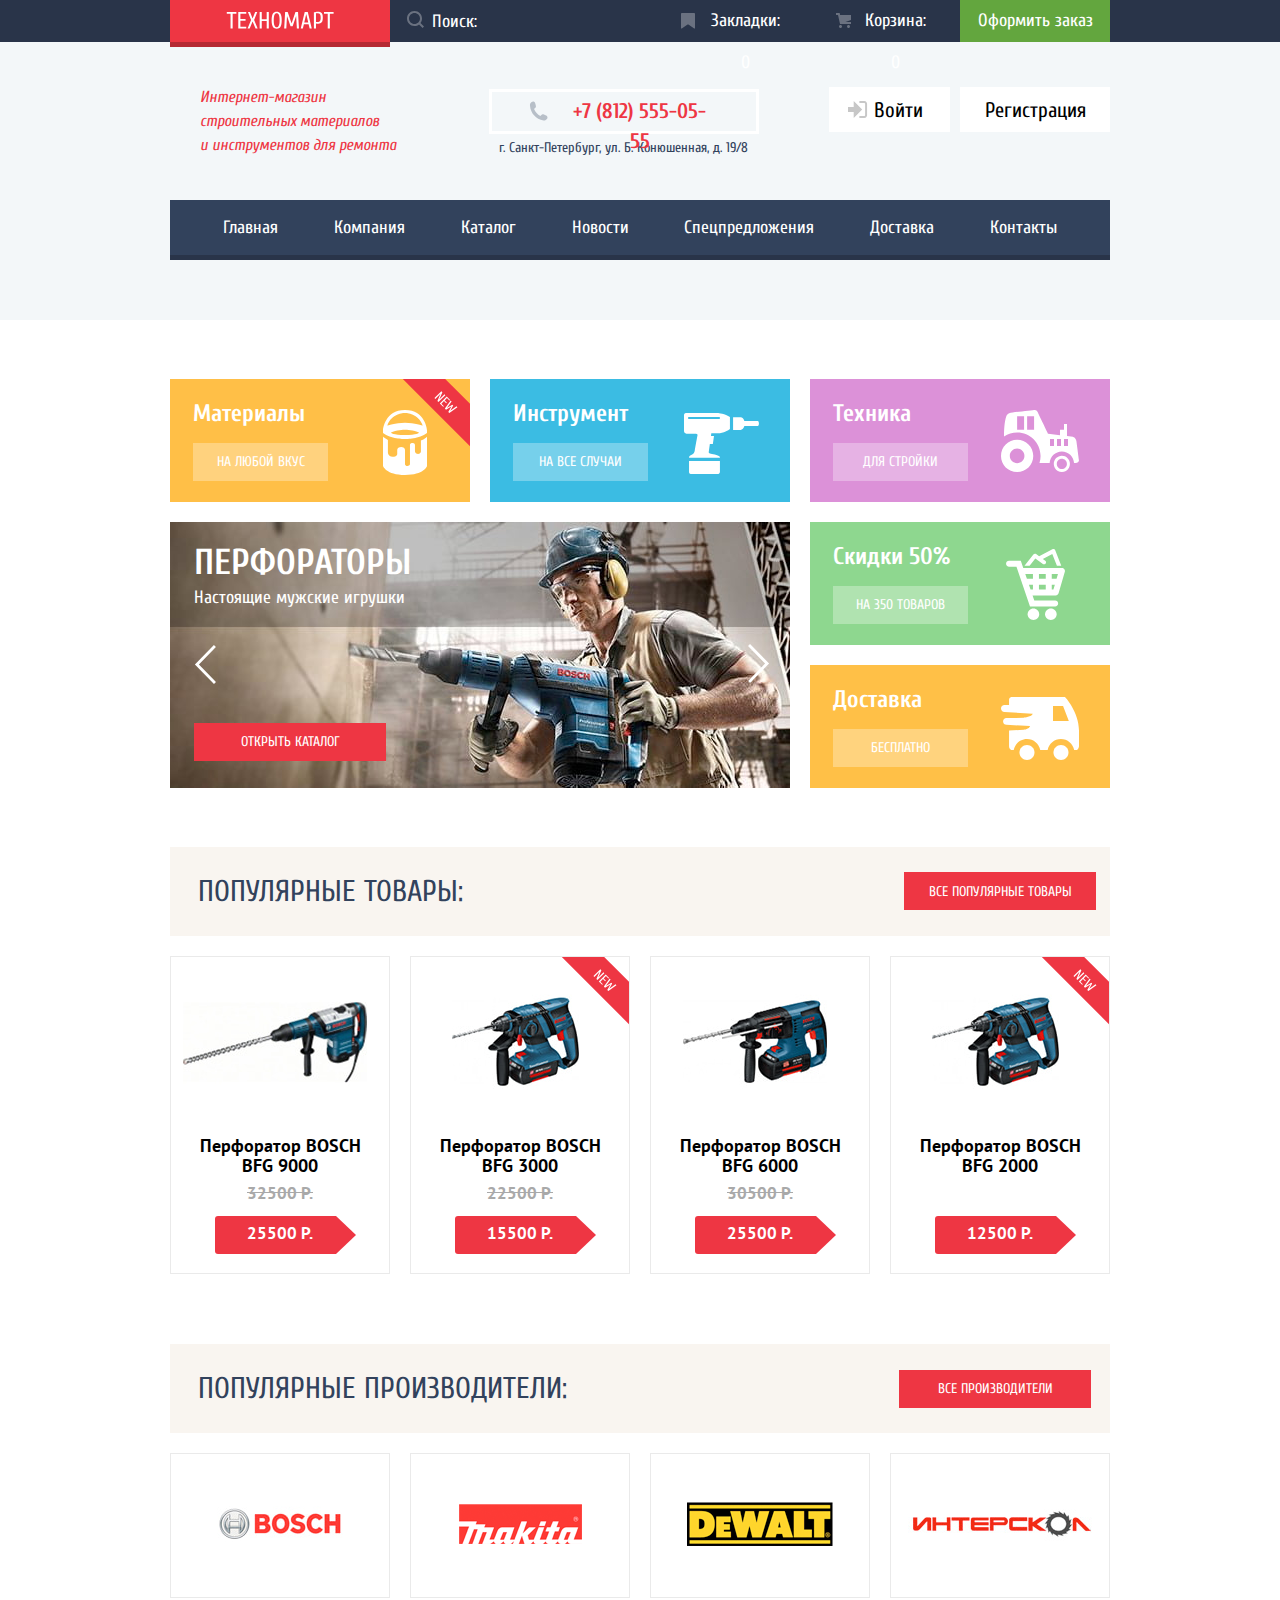
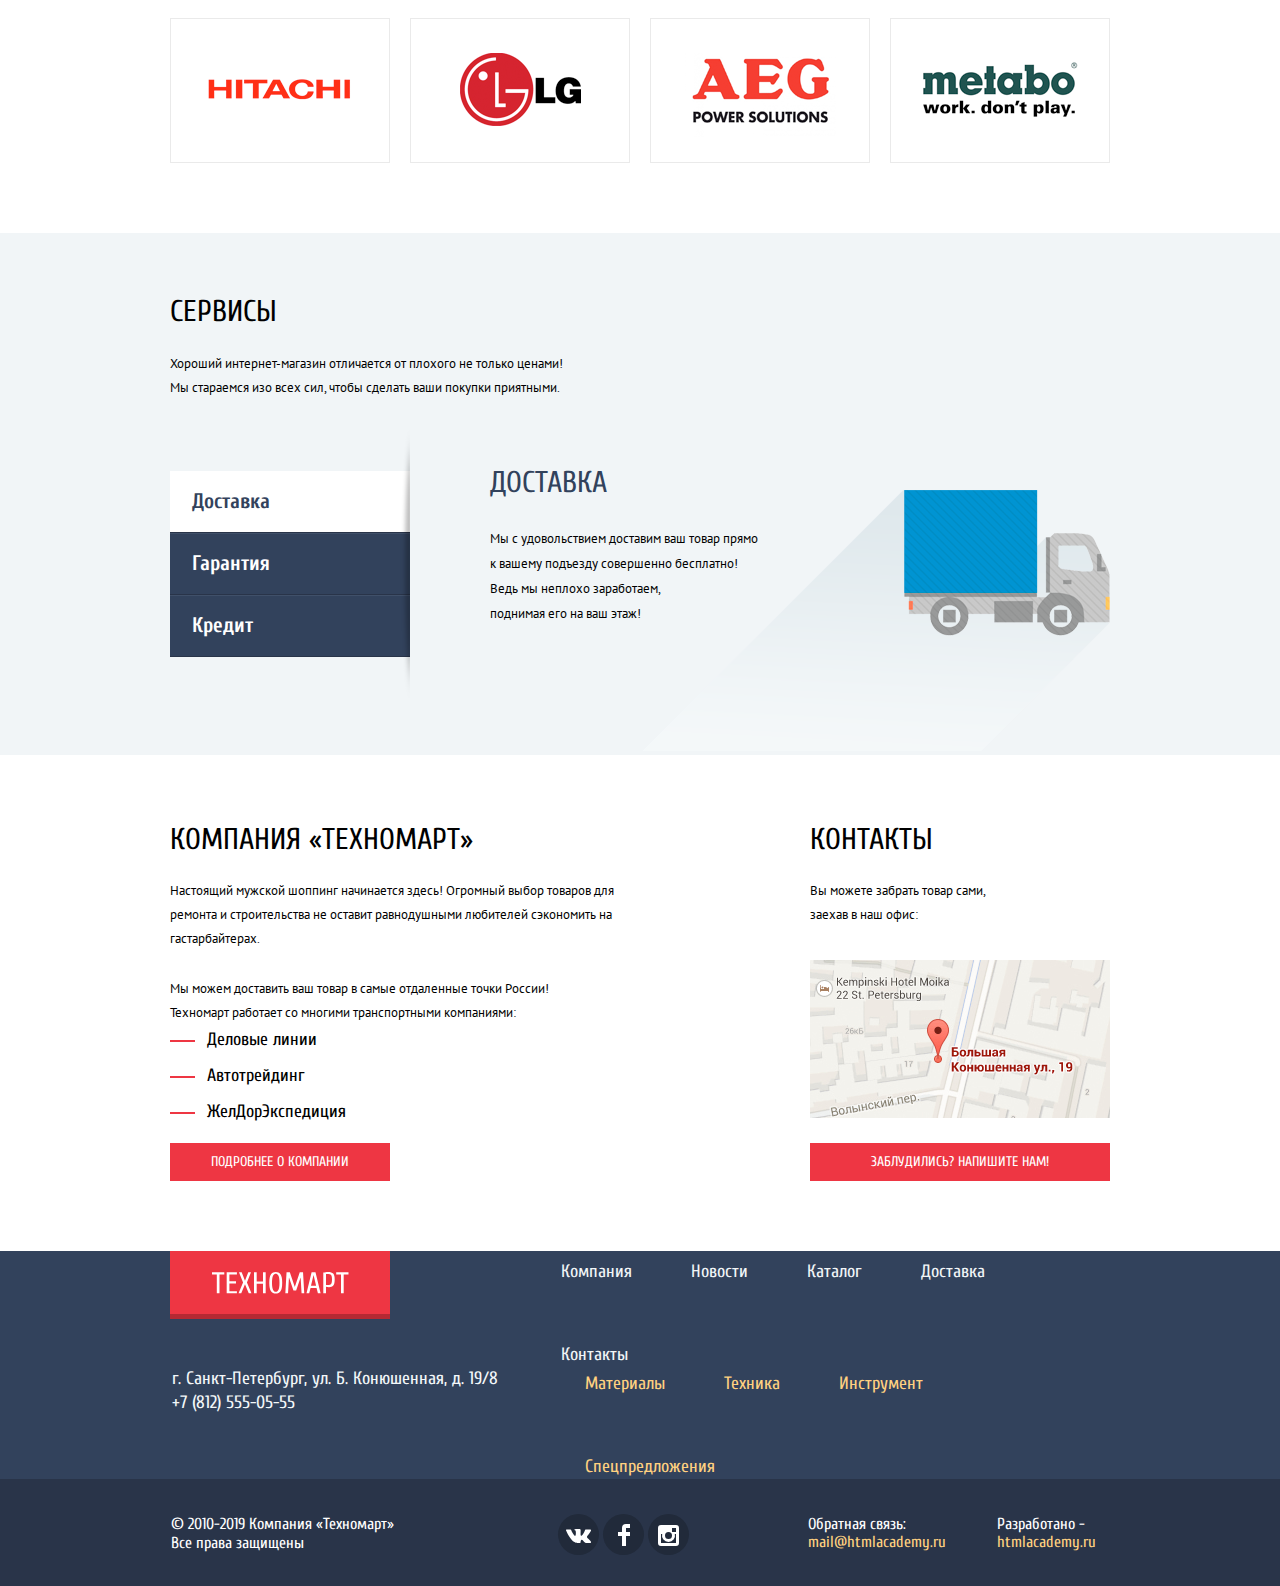
<file: index.html>
<!DOCTYPE html>
<html class="page" lang="ru">

<head>
  <meta charset="utf-8">
  <title>HTML Academy: Техномарт</title>
  <link
    href="https://fonts.googleapis.com/css2?family=Cuprum:ital,wght@0,400;0,700;1,400;1,700&family=PT+Sans:wght@400;700&display=swap"
    rel="stylesheet">
  <link href="css/normalize.css" rel="stylesheet">
  <link href="css/style.min.css" rel="stylesheet">
</head>

<body class="page-body">

  <header class="main-header">

    <div class="top-menu-wrapper">
      <div class="top-menu">
        <a class="main-header-logo" href="#">
          <img src="img/logo-technomart.svg" alt="Техномарт" width="108" height="18">
        </a>
        <form class="top-menu-link form-input-search">
          <label aria-label="Поиск">
            <input class="input-search" type="text" name="search" placeholder="Поиск:">
          </label>
        </form>
        <a class="top-menu-link button-bookmarks" href="#">Закладки: 0</a>
        <a class="top-menu-link button-cart" href="#">Корзина: 0</a>
        <a class="top-menu-link button-order" href="#">Оформить заказ</a>
      </div>
    </div>

    <div class="main-header-info-wrapper">
      <p class="company-description">Интернет-магазин<br> строительных материалов<br> и инструментов для ремонта</p>
      <address class="main-header-contacts">
        <a class="main-header-contacts-phone" href="tel:+78125550555">+7 (812) 555-05-55</a>
        <p>г. Санкт-Петербург, ул. Б. Конюшенная, д. 19/8</p>
      </address>
      <div class="login">
        <a class="login-link" href="#">Войти</a>
        <a class="registration-link" href="#">Регистрация</a>
      </div>
    </div>

    <nav class="main-navigation">
      <ul class="site-navigation">
        <li><a href="#">Главная</a></li>
        <li><a href="#">Компания</a></li>
        <li><a href="catalog.html">Каталог</a></li>
        <li><a href="#">Новости</a></li>
        <li><a href="#">Спецпредложения</a></li>
        <li><a href="#">Доставка</a></li>
        <li><a href="#">Контакты</a></li>

      </ul>
    </nav>
  </header>

  <main class="container">
    <section class="features">
      <h2 class="visually-hidden">Преимущества</h2>
      <ul class="features-list-categories">
        <li class="feature-item materials">
          <p>Материалы</p>
          <a href="#">На любой вкус</a>
        </li>
        <li class="feature-item tool">
          <p>Инструмент</p>
          <a href="#">На все случаи</a>
        </li>
        <li class="feature-item technics">
          <p>Техника</p>
          <a href="#">Для стройки</a>
        </li>
      </ul>
      <ul class="features-list-advantages">
        <li class="feature-item sale">
          <p>Скидки 50%</p>
          <a href="#">На 350 товаров</a>
        </li>
        <li class="feature-item delivery">
          <p>Доставка</p>
          <a href="#">Бесплатно</a>
        </li>
      </ul>

      <div class="slider">
        <div class="slider-item slider-item-perforators active">
          <p class="slider-caption"> Перфораторы </p>
          <p class="slider-tagline"> Настоящие мужские игрушки </p>
          <a class="button button-open-catalog" href="catalog.html">Открыть каталог</a>

        </div>
        <div class="slider-item slider-item-drills ">
          <p class="slider-caption"> Дрели </p>
          <p class="slider-tagline"> Соседям на радость! </p>
          <a class="button button-open-catalog" href="catalog.html">Открыть каталог</a>
        </div>

        <button class="slider-button-left " aria-label="Предыдущий слайд"></button>
        <button class="slider-button-right " aria-label="Следующий слайд"></button>

      </div>

    </section>
    <section class="popular-products">
      <div class="wrapper-cream-background">
        <h2>Популярные товары:</h2>
        <a class="button button-all-goods" href="#">Все популярные товары</a>
      </div>
      <ul class="perforators-list">
        <li class="perforators-list-item">
          <div class="perforators-list-item-image-wrapper">
            <img src="img/bosch-bfg9000.jpg" width="184" height="164" alt="Перфоратор BOSCH BFG 9000">
          </div>
          <div class="popup-buttons-wrapper hidden">
            <div class="popup-buttons ">
              <a href="#" class="popup-button-buy">Купить</a>
              <a href="#" class="popup-button-bookmarks">В закладки</a>
            </div>
          </div>
          <h3>Перфоратор BOSCH <br>
            BFG 9000
          </h3>
          <p class="old-price">
            32500 Р.
          </p>
          <a href="#">
            <p class="new-price button">25500 Р.</p>
          </a>
        </li>
        <li class="perforators-list-item new">
          <div class="perforators-list-item-image-wrapper">
            <img src="img/bosch-bfg3000.jpg" width="127" height="112" alt="Перфоратор BOSCH BFG 3000">
          </div>
          <div class="popup-buttons-wrapper hidden">
            <div class="popup-buttons ">
              <a href="#" class="popup-button-buy">Купить</a>
              <a href="#" class="popup-button-bookmarks">В закладки</a>
            </div>
          </div>
          <h3>Перфоратор BOSCH <br>
            BFG 3000
          </h3>
          <p class="old-price">
            22500 Р.
          </p>
          <a href="#">
            <p class="new-price button">15500 Р.</p>
          </a>
        </li>
        <li class="perforators-list-item">
          <div class="perforators-list-item-image-wrapper">
            <img src="img/bosch-bfg6000.jpg" width="144" height="128" alt="Перфоратор BOSCH BFG 6000">
          </div>
          <div class="popup-buttons-wrapper hidden">
            <div class="popup-buttons ">
              <a href="#" class="popup-button-buy">Купить</a>
              <a href="#" class="popup-button-bookmarks">В закладки</a>
            </div>
          </div>
          <h3>Перфоратор BOSCH <br>
            BFG 6000
          </h3>
          <p class="old-price">
            30500 Р.
          </p>
          <a href="#">
            <p class="new-price button">25500 Р.</p>
          </a>
        </li>
        <li class="perforators-list-item new">
          <div class="perforators-list-item-image-wrapper">
            <img src="img/bosch-bfg2000.jpg" width="127" height="112" alt="Перфоратор BOSCH BFG 2000">
          </div>
          <div class="popup-buttons-wrapper hidden">
            <div class="popup-buttons ">
              <a href="#" class="popup-button-buy">Купить</a>
              <a href="#" class="popup-button-bookmarks">В закладки</a>
            </div>
          </div>
          <h3>Перфоратор BOSCH <br>
            BFG 2000
          </h3>
          <p class="old-price"></p>
          <a href="#">
            <p class="new-price button">12500 Р.</p>
          </a>
        </li>

      </ul>
    </section>
    <section class="popular-manufacturers">
      <div class="wrapper-cream-background">
        <h2>Популярные производители:</h2>
        <a class="button button-all-manufacturers" href="#">Все производители</a>
      </div>
      <ul class="popular-manufacturers-list">
        <li class="popular-manufacturers-item"><a href="#"><img src="img/bosch.jpg" width="126" height="37"
              alt="Bosch"></a></li>
        <li class="popular-manufacturers-item"><a href="#"><img src="img/makita.png" width="123" height="40"
              alt="Makita"></a></li>
        <li class="popular-manufacturers-item"><a href="#"><img src="img/dewalt.png" width="146" height="44"
              alt="DeWALT"></a></li>
        <li class="popular-manufacturers-item"><a href="#"><img src="img/interskol.png" width="200" height="76"
              alt="Интерскол"></a>
        </li>
        <li class="popular-manufacturers-item"><a href="#"><img src="img/hitachi.png" width="169" height="31"
              alt="Hitachi"></a></li>
        <li class="popular-manufacturers-item"><a href="#"><img src="img/lg.png" width="121" height="73" alt="LG"></a>
        </li>
        <li class="popular-manufacturers-item"><a href="#"><img src="img/aeg.png" width="151" height="96" alt="AEG"></a>
        </li>
        <li class="popular-manufacturers-item"><a href="#"><img src="img/metabo.png" width="204" height="69"
              alt="Metabo"></a></li>

      </ul>
    </section>

    <section class="services">
      <div class="services-wrapper">
        <h2>Сервисы</h2>
        <p class="services-text">
          Хороший интернет-магазин отличается от плохого не только ценами! <br>
          Мы стараемся изо всех сил, чтобы сделать ваши покупки приятными.
        </p>
        <div class="service-items">
          <ul class="services-list-links">
            <!-- TODO: Разобраться, как открывать и скрывать эти окна -->
            <li class="services-list-item active"><a href="#">Доставка</a></li>
            <li class="services-list-item"><a href="#">Гарантия</a></li>
            <li class="services-list-item"><a href="#">Кредит</a></li>
          </ul>
          <div class="service-item service-item-delivery active">
            <h3>Доставка</h3>
            <p>
              Мы с удовольствием доставим ваш товар прямо <br>
              к вашему подъезду совершенно бесплатно! <br>
              Ведь мы неплохо заработаем, <br>
              поднимая его на ваш этаж! <br>
            </p>
          </div>
          <div class="service-item service-item-guarantee ">
            <h3>Гарантия</h3>
            <p>
              Если купленный у нас товар поломается или заискрит, <br>
              а также в случае пожара, спровоцированного его <br>
              возгоранием, вы всегда можете быть уверены в нашей <br>
              гарантии. Мы обменяем сгоревший товар на новый. <br>
              Дом уж восстановите как-нибудь сами.
            </p>
          </div>
          <div class="service-item service-item-credit ">
            <h3>Кредит</h3>
            <p>
              Залезть в долговую яму стало проще! <br>
              Кредитные консультанты придут вам на помощь.
            </p>
            <a class="button" href="#">Отправить заявку</a>
          </div>
        </div>
      </div>
    </section>

    <section class="contacts">
      <h2 class="visually-hidden">О компании</h2>
      <div class="contacts-wrapper">
        <div class="contacts-about">
          <h3>Компания «ТЕХНОМАРТ» </h3>
          <p>
            Настоящий мужской шоппинг начинается здесь! Огромный выбор товаров для <br> ремонта и строительства не
            оставит
            равнодушными любителей сэкономить на <br> гастарбайтерах.
          </p>
          <p>
            Мы можем доставить ваш товар в самые отдаленные точки России! <br>
            Техномарт работает со многими транспортными компаниями:
          </p>
          <ul class="transport-list">
            <li class="transport-item">Деловые линии</li>
            <li class="transport-item">Автотрейдинг</li>
            <li class="transport-item">ЖелДорЭкспедиция</li>
          </ul>
          <a class="button" href="#">Подробнее о компании</a>
        </div>
        <div class="contacts-map">
          <h3>Контакты</h3>
          <p>
            Вы можете забрать товар сами, <br> заехав в наш офис:
          </p>
          <a class="map-popup-open" href="https://yandex.ru/maps">
            <img src="img/map-mini.jpg" width="300" height="158" alt="Карта">
          </a>
          <a class="button feedback-form-open" href="feedback.html">Заблудились? Напишите нам!</a>
        </div>
      </div>
    </section>
  </main>

  <footer class="main-footer container">

    <div class="main-footer-general">
      <div class="main-footer-wrapper">
        <a class="main-footer-logo" href="#">
          <img src="img/logo-technomart.svg" width="138" height="23" alt="Техномарт">
        </a>
        <nav class="main-footer-navigation">
          <ul class="footer-site-navigation">
            <li><a href="#">Компания</a></li>
            <li><a href="#">Новости</a></li>
            <li><a href="catalog.html">Каталог</a></li>
            <li><a href="#">Доставка</a></li>
            <li><a href="#">Контакты</a></li>

          </ul>
        </nav>
        <address class="main-footer-contacts">
          г. Санкт-Петербург, ул. Б. Конюшенная, д. 19/8 <br>
          <a class="main-footer-contacts-phone" href="tel:+78125550555">+7 (812) 555-05-55</a>
        </address>
        <div class="main-footer-menu">
          <ul class="main-footer-menu-list">
            <li><a href="#">Материалы</a></li>
            <li><a href="#">Техника</a></li>
            <li><a href="#">Инструмент</a></li>
            <li><a href="#">Спецпредложения</a></li>
          </ul>
        </div>
      </div>
    </div>

    <div class="main-footer-bottom">
      <div class="main-footer-bottom-wrapper">
        <p class="main-footer-bottom-copyright">
          © 2010-2019 Компания «Техномарт» <br>
          Все права защищены
        </p>
        <div class="main-footer-bottom-socials">
          <a href="#"><svg width="26" height="15" fill="none" xmlns="http://www.w3.org/2000/svg">
              <path
                d="M15.54 11.73c.92-.3 2.1 1.91 3.35 2.75.95.64 1.67.5 1.67.5l3.34-.04s1.75-.1.92-1.46c-.07-.11-.48-1-2.49-2.83-2.1-1.92-1.8-1.6.72-4.92C24.58 3.71 25.2 2.48 25 1.95c-.19-.5-1.32-.37-1.32-.37l-3.77.03c-.36 0-.67.1-.82.48 0 0-.6 1.56-1.39 2.89-1.67 2.8-2.34 2.95-2.62 2.77-.64-.4-.48-1.63-.48-2.5 0-2.71.42-3.84-.81-4.14-.41-.1-.71-.16-1.76-.17-1.34-.02-2.48 0-3.12.31-.43.21-.76.67-.56.7.25.03.8.14 1.11.54.39.52.37 1.68.37 1.68s.22 3.2-.52 3.6c-.5.27-1.2-.29-2.7-2.83-.76-1.3-1.34-2.74-1.34-2.74s-.1-.27-.3-.42c-.25-.17-.59-.22-.59-.22l-3.57.02s-.54.01-.74.24c-.17.2-.01.63-.01.63s2.8 6.45 5.97 9.7c2.9 2.98 6.21 2.79 6.21 2.79h1.5s.45-.05.68-.3c.22-.22.21-.64.21-.64s-.03-1.98.9-2.27z"
                fill="#fff" />
            </svg>
            <span class="visually-hidden">ВКонтакте</span>
          </a>
          <a href="#"><svg width="12" height="22" fill="none" xmlns="http://www.w3.org/2000/svg">
              <path d="M12 4V0H8a4 4 0 0 0-4 4v4H0v4h4v10h4V12h4V8H8V4h4z" fill="#fff" />
            </svg>
            <span class="visually-hidden">Фэйсбук</span>
          </a>
          <a href="#"><svg width="21" height="21" fill="none" xmlns="http://www.w3.org/2000/svg">
              <path fill-rule="evenodd" clip-rule="evenodd"
                d="M3 0h15a3 3 0 0 1 3 3v15a3 3 0 0 1-3 3H3a3 3 0 0 1-3-3V3a3 3 0 0 1 3-3zm11 10.5a3.5 3.5 0 1 0-7 0 3.5 3.5 0 0 0 7 0zM3 18V9h1.18a6.5 6.5 0 1 0 12.64 0H18v9H3zM14 7h4V3h-4v4z"
                fill="#fff" />
            </svg>
            <span class="visually-hidden">Инстаграм</span>
          </a>
        </div>
        <p class="main-footer-bottom-feedback">
          Обратная связь: <br>
          <a href="mailto:mail@htmlacademy.ru">mail@htmlacademy.ru</a>
        </p>
        <p class="main-footer-bottom-developed">
          Разработано - <br>
          <a href="https://htmlacademy.ru/intensive/htmlcss">htmlacademy.ru</a>
        </p>
      </div>
    </div>
  </footer>

  <section class="modal feedback-form">
    <div class="wrapper-feedback-form ">
      <h2 class="visually-hidden">Форма обратной связи</h2>
      <form action="https://echo.htmlacademy.ru/courses" method="GET">
        <label class="label-name">Ваше имя: <input class="feedback-form-field" type="text" name="name" id="name-field"
            placeholder="Имя Фамилия">
        </label>
        <label class="label-email">Ваш e-mail: <input class="feedback-form-field" type="text" name="email"
            id="email-field" placeholder="email@example.com">
        </label>
        <label class="label-message-text">Текст письма: <textarea class="feedback-form-field" name="message"
            id="message-field" placeholder="В свободной форме"></textarea></label>
        <input class="button feedback-submit" type="submit" value="Отправить">
      </form>
      <button class="feedback-form-button-close" aria-label="Закрыть"></button>
    </div>
  </section>

  <section class="modal map-popup">
    <div class="wrapper-map-popup">
      <h2 class="visually-hidden">Карта</h2>
      <!-- <img src="img/map.png" width="943" height="449" alt="г. Санкт-Петербург, ул. Б. Конюшенная, д. 19/8"> -->
      <div style="position:relative;overflow:hidden;">
        <a href="https://yandex.ru/maps/2/saint-petersburg/?utm_medium=mapframe&utm_source=maps"
          style="color:#eee;font-size:12px;position:absolute;top:0px;">Санкт‑Петербург</a>
        <a href="https://yandex.ru/maps/2/saint-petersburg/house/bolshaya_konyushennaya_ulitsa_19_8/Z0kYdQVjSEQPQFtjfXVyeXpgYQ==/?ll=30.323118%2C59.938635&utm_medium=mapframe&utm_source=maps&z=16.89"
          style="color:#eee;font-size:12px;position:absolute;top:14px;">Большая Конюшенная улица, 19/8 —
          Яндекс.Карты</a><iframe src="https://yandex.ru/map-widget/v1/-/CCQ~z2Tm~C" width="943" height="449"
          allowfullscreen style="position:relative;"></iframe></div>
      <button class="map-popup-button-close" aria-label="Закрыть"></button>
    </div>

  </section>

  <section class="modal cart-popup">
    <h2 class="visually-hidden">Корзина</h2>
    <p>Товар добавлен в корзину!</p>
    <div class="cart-popup-buttons">
      <a class="cart-popup-order button" href="#">Оформить заказ</a>
      <a class="cart-popup-continue" href="#">Продолжить покупки</a>
    </div>
    <button class="cart-popup-button-close" aria-label="Закрыть"></button>

  </section>

  <script src="js/script.min.js"></script>
</body>

</html>
</file>
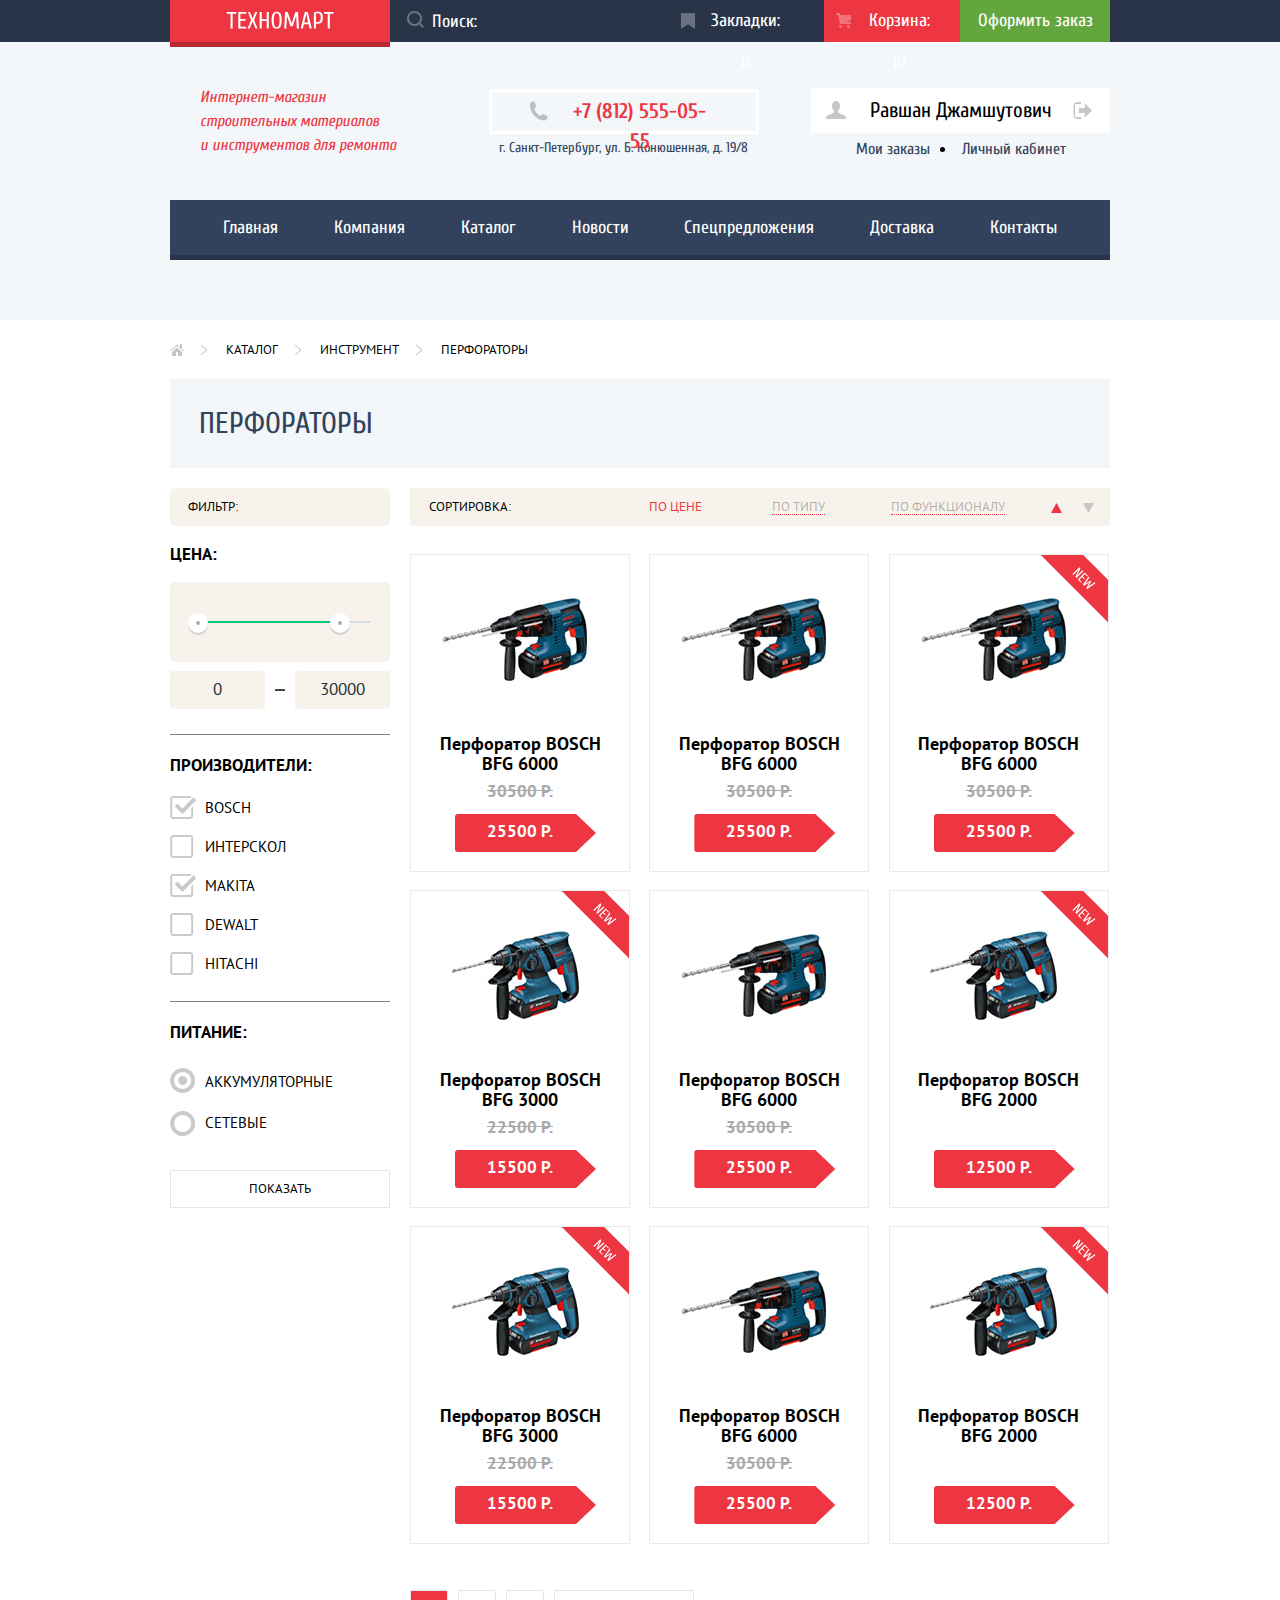
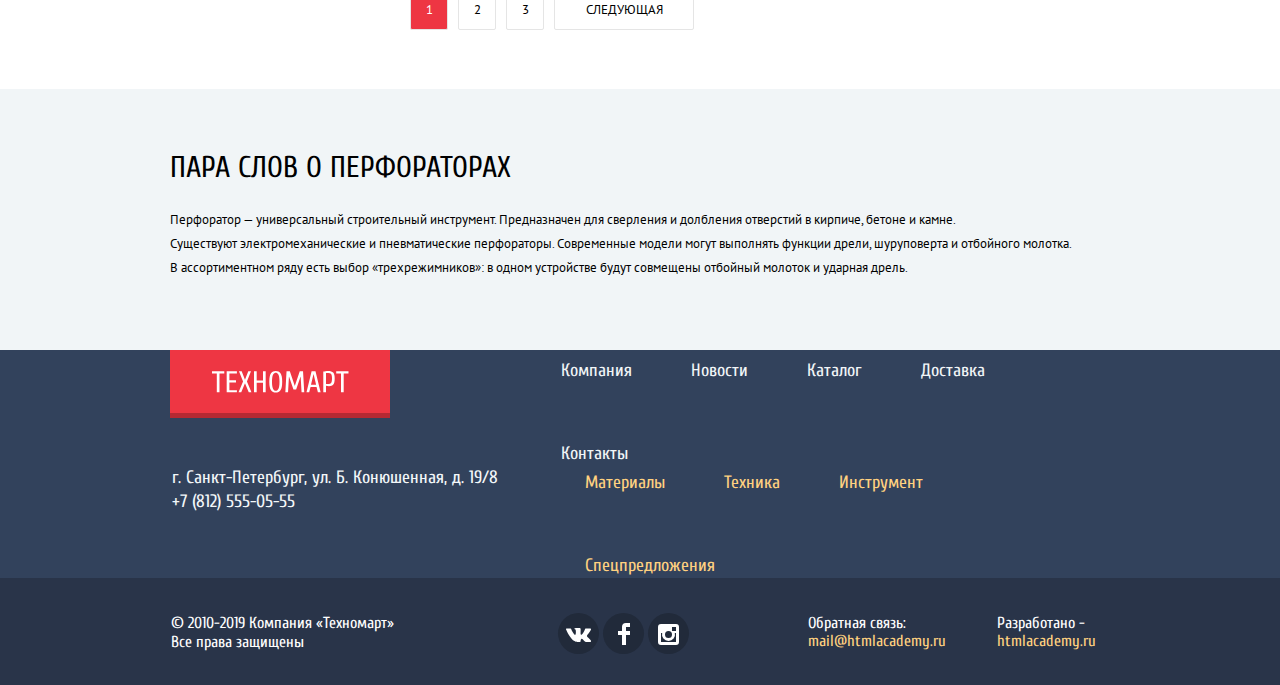
<file: catalog.html>
<!DOCTYPE html>
<html class="page" lang="ru">

<head>
  <meta charset="utf-8">
  <title>HTML Academy: Техномарт - Каталог</title>
  <link
    href="https://fonts.googleapis.com/css2?family=Cuprum:ital,wght@0,400;0,700;1,400;1,700&family=PT+Sans:wght@400;700&display=swap"
    rel="stylesheet">
  <link href="css/normalize.css" rel="stylesheet">
  <link href="css/style.min.css" rel="stylesheet">
</head>

<body class="page-body">

  <header class="main-header">

    <div class="top-menu-wrapper">
      <div class="top-menu">
        <a class="main-header-logo" href="index.html">
          <img src="img/logo-technomart.svg" alt="Техномарт" width="108" height="18">
        </a>
        <form class="top-menu-link form-input-search">
          <label aria-label="Поиск">
            <input class="input-search" type="text" name="search" placeholder="Поиск:">
          </label>
        </form>
        <a class="top-menu-link button-bookmarks" href="#">Закладки: 0</a>
        <a class="top-menu-link button-cart button-cart-full" href="#">Корзина: 10</a>
        <a class="top-menu-link button-order" href="#">Оформить заказ</a>
      </div>
    </div>

    <div class="main-header-info-wrapper">
      <p class="company-description">Интернет-магазин<br> строительных материалов<br> и инструментов для ремонта</p>

      <address class="main-header-contacts">
        <a class="main-header-contacts-phone" href="tel:+78125550555">+7 (812) 555-05-55</a>
        <p>г. Санкт-Петербург, ул. Б. Конюшенная, д. 19/8</p>
      </address>

      <div class="login logined">
        <a href="#" class="login-user">Равшан Джамшутович</a>
        <button class="button-logout" type="submit" aria-label="Выйти из учетной записи"></button>
        <ul class="login-user-menu">
          <li class="login-user-menu-item">
            <a class="login-user-menu-item-orders" href="#">Мои заказы</a>
          </li>
          <li class="login-user-menu-item">
            <a class="login-user-menu-item-account" href="#">Личный кабинет</a>
          </li>
        </ul>
      </div>
    </div>

    <nav class="main-navigation">
      <ul class="site-navigation">
        <li><a href="index.html">Главная</a></li>
        <li><a href="#">Компания</a></li>
        <li><a href="#">Каталог</a></li>
        <li><a href="#">Новости</a></li>
        <li><a href="#">Спецпредложения</a></li>
        <li><a href="#">Доставка</a></li>
        <li><a href="#">Контакты</a></li>
      </ul>
    </nav>
  </header>

  <main class="container">


    <div class="catalog-wrapper">
      <ul class="breadcrumbs">
        <li><a href="index.html" aria-label="Главная"></a></li>
        <li><a href="#">Каталог</a></li>
        <li><a href="#">Инструмент</a></li>
        <li class="breadcrumbs-current">Перфораторы</li>
      </ul>

      <div class="heading">
        <h1>Перфораторы</h1>

      </div>

      <section class="filter">
        <h2>Фильтр:</h2>
        <form action="https://echo.htmlacademy.ru/courses" method="post">
          <fieldset class="filter-item">
            <legend>Цена:</legend>
            <div class="range-filter">
              <div class="range-controls">
                <div class="scale">
                  <div class="bar">
                  </div>
                </div>
                <div class="toggle toggle-min" tabindex="0">
                </div>
                <div class="toggle toggle-max" tabindex="0">
                </div>
              </div>
              <div class="price-controls">
                <label class="min-price">
                  <input type="number" name="min-price" value="0">
                </label>
                <label class="max-price">
                  <input type="number" name="max-price" value="30000">
                </label>
              </div>
            </div>
          </fieldset>

          <fieldset class="filter-item">
            <legend class="legend-manufacturers">Производители:</legend>
            <label class="check option">
              <input type="checkbox" class="check-input visually-hidden" value="Bosch" name="manufacturer" checked>
              <span class="check-box"></span>
              Bosch
            </label>
            <label class="check option">
              <input type="checkbox" class="check-input visually-hidden" value="Интерскол" name="manufacturer">
              <span class="check-box"></span>
              Интерскол
            </label>
            <label class="check option">
              <input type="checkbox" class="check-input visually-hidden" value="Makita" name="manufacturer" checked>
              <span class="check-box"></span>
              Makita
            </label>
            <label class="check option">
              <input type="checkbox" class="check-input visually-hidden" value="Dewalt" name="manufacturer">
              <span class="check-box"></span>
              Dewalt
            </label>
            <label class="check option">
              <input type="checkbox" class="check-input visually-hidden" value="Hitachi" name="manufacturer">
              <span class="check-box"></span>
              Hitachi
            </label>

          </fieldset>

          <fieldset class="filter-item filter-power">
            <legend class="legend-power">Питание:</legend>
            <label class="radio option">
              <input type="radio" class="radio-input visually-hidden" value="Аккумуляторные" name="power" checked>
              <span class="radio-box"></span>
              Аккумуляторные
            </label>
            <label class="radio option">
              <input type="radio" class="radio-input visually-hidden" value="Сетевые" name="power">
              <span class="radio-box"></span>
              Сетевые
            </label>
          </fieldset>
          <button class="filter-button-show" type="submit">Показать</button>
        </form>
      </section>

      <section class="sort">
        <h2>Сортировка:</h2>
        <button class="sort-button sort-button-price active" type="button">По цене</button>
        <button class="sort-button sort-button-type" type="button">По типу</button>
        <button class="sort-button sort-button-func" type="button">По функционалу</button>
        <button class="sort-button sort-button-increase sort-active" type="button" aria-label="По возрастанию"></button>
        <button class="sort-button sort-button-decrease" type="button" aria-label="По убыванию"></button>
      </section>

      <section class="perforators">
        <h2 class="visually-hidden">Список перфораторов</h2>
        <ul class="perforators-list-all">

          <li class="perforators-list-item">
            <div class="perforators-list-item-image-wrapper">
              <img src="img/bosch-bfg6000.jpg" width="144" height="128" alt="Перфоратор BOSCH BFG 6000">
            </div>
            <div class="popup-buttons-wrapper hidden">
              <div class="popup-buttons ">
                <a href="#" class="popup-button-buy">Купить</a>
                <a href="#" class="popup-button-bookmarks">В закладки</a>
              </div>
            </div>
            <h3>Перфоратор BOSCH <br>
              BFG 6000
            </h3>
            <p class="old-price">
              30500 Р.
            </p>
            <a href="#">
              <p class="new-price button">25500 Р.</p>
            </a>

          </li>

          <li class="perforators-list-item">
            <div class="perforators-list-item-image-wrapper">
              <img src="img/bosch-bfg6000.jpg" width="144" height="128" alt="Перфоратор BOSCH BFG 6000">
            </div>
            <div class="popup-buttons-wrapper hidden">
              <div class="popup-buttons ">
                <a href="#" class="popup-button-buy">Купить</a>
                <a href="#" class="popup-button-bookmarks">В закладки</a>
              </div>
            </div>
            <h3>Перфоратор BOSCH <br>
              BFG 6000
            </h3>
            <p class="old-price">
              30500 Р.
            </p>
            <a href="#">
              <p class="new-price button">25500 Р.</p>
            </a>
          </li>

          <li class="perforators-list-item new">
            <div class="perforators-list-item-image-wrapper">
              <img src="img/bosch-bfg6000.jpg" width="144" height="128" alt="Перфоратор BOSCH BFG 6000">
            </div>
            <div class="popup-buttons-wrapper hidden">
              <div class="popup-buttons ">
                <a href="#" class="popup-button-buy">Купить</a>
                <a href="#" class="popup-button-bookmarks">В закладки</a>
              </div>
            </div>
            <h3>Перфоратор BOSCH <br>
              BFG 6000
            </h3>
            <p class="old-price">
              30500 Р.
            </p>
            <p class="new-price button">25500 Р.</p>
          </li>

          <li class="perforators-list-item new">
            <div class="perforators-list-item-image-wrapper">
              <img src="img/bosch-bfg3000.jpg" width="127" height="112" alt="Перфоратор BOSCH BFG 3000">
            </div>
            <div class="popup-buttons-wrapper hidden">
              <div class="popup-buttons ">
                <a href="#" class="popup-button-buy">Купить</a>
                <a href="#" class="popup-button-bookmarks">В закладки</a>
              </div>
            </div>
            <h3>Перфоратор BOSCH <br>
              BFG 3000
            </h3>
            <p class="old-price">
              22500 Р.
            </p>
            <a href="#">
              <p class="new-price button">15500 Р.</p>
            </a>
          </li>

          <li class="perforators-list-item">
            <div class="perforators-list-item-image-wrapper">
              <img src="img/bosch-bfg6000.jpg" width="144" height="128" alt="Перфоратор BOSCH BFG 6000">
            </div>
            <div class="popup-buttons-wrapper hidden">
              <div class="popup-buttons ">
                <a href="#" class="popup-button-buy">Купить</a>
                <a href="#" class="popup-button-bookmarks">В закладки</a>
              </div>
            </div>
            <h3>Перфоратор BOSCH <br>
              BFG 6000
            </h3>
            <p class="old-price">
              30500 Р.
            </p>
            <a href="#">
              <p class="new-price button">25500 Р.</p>
            </a>
          </li>

          <li class="perforators-list-item new">
            <div class="perforators-list-item-image-wrapper">
              <img src="img/bosch-bfg2000.jpg" width="127" height="112" alt="Перфоратор BOSCH BFG 2000">
            </div>
            <div class="popup-buttons-wrapper hidden">
              <div class="popup-buttons ">
                <a href="#" class="popup-button-buy">Купить</a>
                <a href="#" class="popup-button-bookmarks">В закладки</a>
              </div>
            </div>
            <h3>Перфоратор BOSCH <br>
              BFG 2000
            </h3>
            <p class="old-price"></p>
            <a href="#">
              <p class="new-price button">12500 Р.</p>
            </a>
          </li>

          <li class="perforators-list-item new">
            <div class="perforators-list-item-image-wrapper">
              <img src="img/bosch-bfg3000.jpg" width="127" height="112" alt="Перфоратор BOSCH BFG 3000">
            </div>
            <div class="popup-buttons-wrapper hidden">
              <div class="popup-buttons ">
                <a href="#" class="popup-button-buy">Купить</a>
                <a href="#" class="popup-button-bookmarks">В закладки</a>
              </div>
            </div>
            <h3>Перфоратор BOSCH <br>
              BFG 3000
            </h3>
            <p class="old-price">
              22500 Р.
            </p>
            <a href="#">
              <p class="new-price button">15500 Р.</p>
            </a>
          </li>

          <li class="perforators-list-item">
            <div class="perforators-list-item-image-wrapper">
              <img src="img/bosch-bfg6000.jpg" width="144" height="128" alt="Перфоратор BOSCH BFG 6000">
            </div>
            <div class="popup-buttons-wrapper hidden">
              <div class="popup-buttons ">
                <a href="#" class="popup-button-buy">Купить</a>
                <a href="#" class="popup-button-bookmarks">В закладки</a>
              </div>
            </div>
            <h3>Перфоратор BOSCH <br>
              BFG 6000
            </h3>
            <p class="old-price">
              30500 Р.
            </p>
            <a href="#">
              <p class="new-price button">25500 Р.</p>
            </a>
          </li>

          <li class="perforators-list-item new">
            <div class="perforators-list-item-image-wrapper">
              <img src="img/bosch-bfg2000.jpg" width="127" height="112" alt="Перфоратор BOSCH BFG 2000">
            </div>
            <div class="popup-buttons-wrapper hidden">
              <div class="popup-buttons ">
                <a href="#" class="popup-button-buy">Купить</a>
                <a href="#" class="popup-button-bookmarks">В закладки</a>
              </div>
            </div>
            <h3>Перфоратор BOSCH <br>
              BFG 2000
            </h3>
            <p class="old-price"></p>
            <a href="#">
              <p class="new-price button">12500 Р.</p>
            </a>
          </li>


        </ul>

      </section>
      <ul class="pagination-list">
        <li class="pagination-item pagination-item-current">
          <a>1</a>
        </li>
        <li class="pagination-item">
          <a href="#">2</a>
        </li>
        <li class="pagination-item">
          <a href="#">3</a>
        </li>
        <li class="pagination-item">
          <a href="#">Следующая</a>
        </li>
      </ul>
    </div>
    <section class="about-perforators">
      <div class="about-perforators-wrapper">
        <h2 class="perforators-caption">Пара слов о перфораторах</h2>
        <p class="perforators-text">
          Перфоратор — универсальный строительный инструмент. Предназначен для сверления и долбления отверстий в
          кирпиче,
          бетоне и камне. <br>
          Существуют электромеханические и пневматические перфораторы. Современные модели могут выполнять функции дрели,
          шуруповерта и отбойного молотка. <br>
          В ассортиментном ряду есть выбор «трехрежимников»: в одном устройстве будут совмещены отбойный молоток и
          ударная
          дрель.
        </p>
      </div>
    </section>

  </main>

  <footer class="main-footer container">

    <div class="main-footer-general">
      <div class="main-footer-wrapper">
        <a class="main-footer-logo" href="#">
          <img src="img/logo-technomart.svg" width="138" height="23" alt="Техномарт">
        </a>
        <nav class="main-footer-navigation">
          <ul class="footer-site-navigation">
            <li><a href="#">Компания</a></li>
            <li><a href="#">Новости</a></li>
            <li><a href="catalog.html">Каталог</a></li>
            <li><a href="#">Доставка</a></li>
            <li><a href="#">Контакты</a></li>
          </ul>
        </nav>
        <address class="main-footer-contacts">
          г. Санкт-Петербург, ул. Б. Конюшенная, д. 19/8 <br>
          <a class="main-footer-contacts-phone" href="tel:+78125550555">+7 (812) 555-05-55</a>
        </address>
        <div class="main-footer-menu">
          <ul class="main-footer-menu-list">
            <li><a href="#">Материалы</a></li>
            <li><a href="#">Техника</a></li>
            <li><a href="#">Инструмент</a></li>
            <li><a href="#">Спецпредложения</a></li>
          </ul>
        </div>
      </div>
    </div>

    <div class="main-footer-bottom">
      <div class="main-footer-bottom-wrapper">
        <p class="main-footer-bottom-copyright">
          © 2010-2019 Компания «Техномарт» <br>
          Все права защищены
        </p>
        <div class="main-footer-bottom-socials">
          <a href="#"><svg width="26" height="15" fill="none" xmlns="http://www.w3.org/2000/svg">
              <path
                d="M15.54 11.73c.92-.3 2.1 1.91 3.35 2.75.95.64 1.67.5 1.67.5l3.34-.04s1.75-.1.92-1.46c-.07-.11-.48-1-2.49-2.83-2.1-1.92-1.8-1.6.72-4.92C24.58 3.71 25.2 2.48 25 1.95c-.19-.5-1.32-.37-1.32-.37l-3.77.03c-.36 0-.67.1-.82.48 0 0-.6 1.56-1.39 2.89-1.67 2.8-2.34 2.95-2.62 2.77-.64-.4-.48-1.63-.48-2.5 0-2.71.42-3.84-.81-4.14-.41-.1-.71-.16-1.76-.17-1.34-.02-2.48 0-3.12.31-.43.21-.76.67-.56.7.25.03.8.14 1.11.54.39.52.37 1.68.37 1.68s.22 3.2-.52 3.6c-.5.27-1.2-.29-2.7-2.83-.76-1.3-1.34-2.74-1.34-2.74s-.1-.27-.3-.42c-.25-.17-.59-.22-.59-.22l-3.57.02s-.54.01-.74.24c-.17.2-.01.63-.01.63s2.8 6.45 5.97 9.7c2.9 2.98 6.21 2.79 6.21 2.79h1.5s.45-.05.68-.3c.22-.22.21-.64.21-.64s-.03-1.98.9-2.27z"
                fill="#fff" />
            </svg>
            <span class="visually-hidden">ВКонтакте</span>
          </a>
          <a href="#"><svg width="12" height="22" fill="none" xmlns="http://www.w3.org/2000/svg">
              <path d="M12 4V0H8a4 4 0 0 0-4 4v4H0v4h4v10h4V12h4V8H8V4h4z" fill="#fff" />
            </svg>
            <span class="visually-hidden">Фэйсбук</span>
          </a>
          <a href="#"><svg width="21" height="21" fill="none" xmlns="http://www.w3.org/2000/svg">
              <path fill-rule="evenodd" clip-rule="evenodd"
                d="M3 0h15a3 3 0 0 1 3 3v15a3 3 0 0 1-3 3H3a3 3 0 0 1-3-3V3a3 3 0 0 1 3-3zm11 10.5a3.5 3.5 0 1 0-7 0 3.5 3.5 0 0 0 7 0zM3 18V9h1.18a6.5 6.5 0 1 0 12.64 0H18v9H3zM14 7h4V3h-4v4z"
                fill="#fff" />
            </svg>
            <span class="visually-hidden">Инстаграм</span>
          </a>

        </div>
        <p class="main-footer-bottom-feedback">
          Обратная связь: <br>
          <a href="mailto:mail@htmlacademy.ru">mail@htmlacademy.ru</a>
        </p>
        <p class="main-footer-bottom-developed">
          Разработано - <br>
          <a href="https://htmlacademy.ru/intensive/htmlcss">htmlacademy.ru</a>
        </p>
      </div>
    </div>


  </footer>

  <section class="modal cart-popup">
    <h2 class="visually-hidden">Корзина</h2>
    <p>Товар добавлен в корзину!</p>
    <div class="cart-popup-buttons">
      <a class="cart-popup-order button" href="#">Оформить заказ</a>
      <a class="cart-popup-continue" href="#">Продолжить покупки</a>
    </div>
    <button class="cart-popup-button-close" aria-label="Закрыть"></button>

  </section>
  <script src="js/script.min.js"></script>
</body>

</html>
</file>
<file: css/style.min.css>
:root{--basic-red:#EE3643;--basic-green:#63A63E;--basic-grey:#3D546F;--basic-greymid:#A9A9A9;--basic-greylight:#C5C5C5;--basic-greylighten:#F3F7F9;--basic-background:#F1F5F7;--basic-background-cart:#F1F1F1;--basic-backgroundlight:#F2F6F8;--basic-bluedarken:#293449;--basic-bluedark:#32425C;--basic-black:#000000;--basic-cream:#F9F5F0;--basic-beige:#F7F3EC;--white:#FFFFFF;--special-feature:rgba(255, 255, 255, 0.3);--special-feature-hover:rgba(197, 197, 197, 0.3);--special-feature-active:rgba(169, 169, 169, 0.3);--special-slider-background:rgb(107, 90, 83);--special-yellow:#FFBF47;--special-yellowed:#FFC047;--special-blue:#3BBCE3;--special-lilac:#DC91D8;--special-greenlight:#8ED78F;--special-yellowlight:#FFD180;--special-blackenblue:#212A3A;--special-blackblue:#161D29;--special-blackblueactive:#1D2739;--special-greylight:#F4F4F4;--special-green-active:#518534;--special-red-hover:#CA2C37;--special-red-active:#BA2732;--special-white-cuarto:rgba(0, 0, 0, 0.25);--special-active:rgba(255, 255, 255, 0.5);--special-opacity:rgba(0, 0, 0, 0.3);--special-no-opacity:rgba(0, 0, 0, 1);--special-border-white:#E5E5E5;--box-shadow-blue:#293449;--box-shadow-bluelight:#405069;--box-shadow-black-transp:rgba(0, 0, 0, 0.24);--box-shadow-black-more-tranp:rgba(0, 0, 0, 0.15);--box-shadow-toggle:#CFCFCF;--box-shadow-green:#367315;--range-scale:#d7dcde;--range-bar:#00ca74;--range-toggle:#ababab;--price-controls:#444444;--price-controls-input:#283136;--success:#5FBB2D;--warning:#FFBF47;--error:#BA2732;--light-grey:#EAEAEA}body{position:relative;min-width:940px;margin:0 auto;padding:0;font-family:Cuprum,Arial,sans-serif;font-size:16px;line-height:24px;font-weight:400}a{text-decoration:none}img{max-width:100%;height:auto}.page{height:100%}.page-body{width:100%;min-height:100%;display:grid;grid-template-rows:-webkit-min-content 1fr -webkit-min-content;grid-template-rows:min-content 1fr min-content;align-content:start}.main-header-logo{background-color:var(--basic-red);min-width:220px;height:47px;line-height:48px;text-align:center;box-shadow:inset 0 -5px 0 var(--box-shadow-black-transp)}.main-header-logo:active{background-color:var(--error)}.main-header{height:320px;background-color:var(--basic-greylighten);margin-bottom:59px}.top-menu-wrapper{height:42px;background-color:var(--basic-bluedarken)}.top-menu{display:flex;justify-content:space-between;width:940px;height:42px;margin:0 auto;background-color:var(--basic-bluedarken)}.top-menu a{font-size:18px;color:var(--white)}.top-menu-link{height:42px;line-height:42px;text-align:center}.top-menu-link:active{color:var(--special-active);background-color:var(--special-blackblue)}.form-input-search{position:relative}.form-input-search::before{content:"";position:absolute;top:11px;left:17px;width:17px;height:17px;background-image:url(../img/icon-search-focus.svg);-webkit-filter:brightness(0) invert(1);filter:brightness(0) invert(1);background-repeat:no-repeat;background-position:0 0;opacity:.3}.form-input-search:hover::before{opacity:1}.form-input-search:focus-within::before{background-image:url(../img/icon-search-focus.svg);-webkit-filter:none;filter:none;opacity:1}.input-search{width:271px;height:42px;box-sizing:border-box;padding-left:42px;margin-right:auto;font-family:Cuprum;font-style:normal;font-weight:400;font-size:18px;text-align:left;background-color:var(--basic-bluedarken);color:var(--white);border:none}.input-search::-webkit-input-placeholder{color:var(--white);opacity:1}.input-search::-moz-placeholder{color:var(--white);opacity:1}.input-search::placeholder{color:var(--white);opacity:1}.input-search:focus{color:var(--basic-black);background-color:var(--white)}.input-search:focus::-webkit-input-placeholder{color:var(--basic-black)}.input-search:focus::-moz-placeholder{color:var(--basic-black)}.input-search:focus::placeholder{color:var(--basic-black)}.button-bookmarks{position:relative;padding-left:43px;padding-right:38px;margin-left:auto}.button-bookmarks::before{content:"";position:absolute;top:13px;left:20px;width:17px;height:17px;background-image:url(../img/icon-bookmark.svg);background-repeat:no-repeat;background-position:0 0;opacity:.3}.button-bookmarks:focus:before,.button-bookmarks:hover::before{opacity:1}.button-bookmarks:active::before{opacity:.3}.button-cart{position:relative;padding-left:34px;padding-right:27px;margin-right:0}.button-cart::before{content:"";position:absolute;top:13px;left:12px;width:17px;height:17px;background-image:url(../img/icon-cart.svg);background-repeat:no-repeat;background-position:0 0;opacity:.3}.button-cart:focus::before,.button-cart:hover::before{opacity:1}.button-cart:active::before{opacity:.3}.button-cart-full{background-color:var(--basic-red);padding-right:21px;padding-left:35px}.button-order{min-width:150px;height:42px;margin-right:0;background-color:var(--basic-green)}.button-order:focus,.button-order:hover{background-color:var(--success)}.button-order:active{background-color:var(--basic-green)}.main-header-info-wrapper{display:flex;justify-content:space-between;align-items:center;width:940px;height:158px;margin:0 auto}.company-description{margin:0;margin-left:30px;font-style:italic;line-height:24px;color:var(--basic-red)}.main-header-contacts{margin-left:93px;margin-right:auto;margin-top:7px;width:270px;height:72px}.main-header-contacts-phone{width:270px;height:45px;position:relative;display:inline-block;vertical-align:middle;box-sizing:border-box;padding-left:72px;padding-right:41px;padding-top:4px;padding-bottom:3px;font-family:Cuprum;font-style:normal;font-weight:700;font-size:21px;line-height:30px;text-align:center;line-height:30px;color:var(--basic-red);border:3px solid var(--white)}.main-header-contacts-phone::before{content:"";position:absolute;top:9px;left:37px;width:19px;height:20px;background-image:url(../img/icon-phone.svg);background-repeat:no-repeat;background-position:0 0}.main-header-contacts p{margin:0;font-family:Cuprum;font-style:normal;font-weight:400;font-size:14px;line-height:24px;padding-left:10px;padding-top:2px;color:var(--basic-bluedark)}.login{width:281px;margin-top:-24px;display:flex;justify-content:space-between}.logined{position:relative;width:299px;min-height:70px;flex-direction:column;margin:0}.login-link,.registration-link{display:inline-block;vertical-align:middle;background-color:var(--white);font-family:Cuprum;font-style:normal;font-weight:400;font-size:21px;line-height:47px;text-align:center;color:var(--basic-black)}.login-link{position:relative;height:45px;padding-left:45px;padding-right:27px}.login-link::before{content:"";position:absolute;top:14px;left:19px;width:20px;height:18px;background-image:url(../img/icon-login.svg);-webkit-filter:grayscale(100%) brightness(2.45);filter:grayscale(100%) brightness(2.45);background-repeat:no-repeat;background-position:0 0}.login-link:focus::before,.login-link:hover::before{-webkit-filter:none;filter:none}.login-link:active::before{-webkit-filter:grayscale(100%) brightness(2.45);filter:grayscale(100%) brightness(2.45)}.registration-link{width:150px;height:45px}.login-link:focus,.login-link:hover,.registration-link:focus,.registration-link:hover{color:var(--basic-red)}.login-link:active,.registration-link:active{color:var(--basic-greylight)}.login-user{position:relative;min-height:45px;margin-top:7px;font-family:Cuprum;font-style:normal;font-weight:400;font-size:21px;line-height:45px;text-align:center;color:var(--basic-black);background-color:var(--white)}.button-logout{position:absolute;padding:0;border:0;top:21px;right:17px;width:20px;height:17px;background-image:url(../img/icon-logout.svg);-webkit-filter:grayscale(100%) brightness(2.45);filter:grayscale(100%) brightness(2.45);background-repeat:no-repeat;background-position:0 0;cursor:pointer}.login-user:focus,.login-user:hover{color:var(--basic-black)}.login-user:active{color:var(--basic-greylight)}.login-user::before{content:"";position:absolute;top:13px;left:15px;width:20px;height:18px;background-image:url(../img/icon-user.svg);-webkit-filter:grayscale(100%) brightness(2.45);filter:grayscale(100%) brightness(2.45);background-repeat:no-repeat;background-position:0 0}.button-logout:focus,.button-logout:hover,.login-user:focus::before,.login-user:hover::before{-webkit-filter:none;filter:none}.button-logout:active,.login-user:active::before{-webkit-filter:grayscale(100%) brightness(2.45);filter:grayscale(100%) brightness(2.45)}.login-user-menu-item:first-child{list-style:none;margin-right:20px}.login-user-menu{display:flex;justify-content:center;margin:0;margin-top:4px;padding:0}.login-user-menu-item a{padding-right:6px;padding-left:6px;font-family:Cuprum;font-style:normal;font-weight:400;font-size:16px;line-height:18px;color:var(--basic-bluedark)}.login-user-menu-item a:focus,.login-user-menu-item a:hover{color:var(--basic-red)}.login-user-menu-item a:active{color:var(--basic-greylight)}.main-navigation{width:940px;margin:0 auto}.site-navigation{display:flex;flex-wrap:wrap;justify-content:space-around;background-color:var(--basic-bluedark);box-shadow:inset 0 -5px 0 var(--basic-bluedarken);list-style:none;padding-left:24px;padding-right:27px;margin:0}.site-navigation li{height:60px;box-sizing:border-box;line-height:24px;padding-top:16px;padding-bottom:20px;padding-left:27px;padding-right:24px;text-align:center;flex-grow:1}.site-navigation a{display:inline-block;vertical-align:middle;height:60px;font-size:18px;color:var(--white);margin:0;padding:0}.site-navigation li:focus-within,.site-navigation li:hover{background-color:var(--basic-bluedarken)}.site-navigation li:active{background-color:var(--special-blackblueactive)}.site-navigation a:active{opacity:.5}.features{width:940px;height:409px;display:grid;grid-template-columns:repeat(3,1fr);grid-template-rows:repeat(3,1fr);grid-template-areas:"cat cat cat" "sld sld adv" "sld sld adv";gap:20px;margin:0 auto 59px}.features-list-categories{-ms-grid-row:1;-ms-grid-column:1;-ms-grid-column-span:5;width:940px;height:123px;display:grid;grid-template-columns:repeat(3,1fr);gap:20px;grid-area:cat;list-style:none;margin:0;padding-left:0}.features-list-advantages{-ms-grid-row:3;-ms-grid-row-span:3;-ms-grid-column:5;width:300px;height:266px;display:grid;grid-template-columns:1fr;gap:20px;grid-area:adv;list-style:none;margin:0;padding-left:0}.feature-item{width:300px;height:123px;display:flex;flex-direction:column}.feature-item p{margin:0;margin-left:23px;margin-top:23px;font-weight:700;font-size:24px;line-height:24px;color:var(--white)}.feature-item a{display:inline-block;vertical-align:middle;width:135px;height:38px;margin-left:23px;margin-bottom:21px;margin-top:auto;background-color:var(--special-feature);font-weight:400;font-size:14px;line-height:38px;text-align:center;text-transform:uppercase;color:var(--white)}.feature-item a:focus,.feature-item a:hover{background-color:var(--special-feature-hover)}.feature-item a:active{background-color:var(--special-feature-active)}.materials{position:relative;background-color:var(--special-yellow)}.materials::before{content:"";position:absolute;top:31px;left:213px;width:44px;height:65px;background-image:url(../img/icon-1.svg);background-repeat:no-repeat;background-position:0 0}.materials::after{content:"";position:absolute;top:0;right:0;width:70px;height:70px;background-image:url(../img/new.svg);background-repeat:no-repeat;background-position:0 0}.tool{position:relative;background-color:var(--special-blue)}.tool::before{content:"";position:absolute;top:34px;left:194px;width:75px;height:61px;background-image:url(../img/icon-2.svg);background-repeat:no-repeat;background-position:0 0}.technics{position:relative;background-color:var(--special-lilac)}.technics::before{content:"";position:absolute;top:31px;left:191px;width:78px;height:62px;background-image:url(../img/icon-3.svg);background-repeat:no-repeat;background-position:0 0}.sale{position:relative;background-color:var(--special-greenlight)}.sale::before{content:"";position:absolute;top:26px;left:196px;width:59px;height:72px;background-image:url(../img/icon-4.svg);background-repeat:no-repeat;background-position:0 0}.delivery{position:relative;background-color:var(--special-yellowed)}.delivery::before{content:"";position:absolute;top:32px;left:191px;width:78px;height:63px;background-image:url(../img/icon-5.svg);background-repeat:no-repeat;background-position:0 0}.slider{-ms-grid-row:3;-ms-grid-row-span:3;-ms-grid-column:1;-ms-grid-column-span:3;position:relative;display:grid;grid-area:sld;width:620px;height:266px}.slider-button-left{position:absolute;top:122px;left:24px;width:22px;height:40px;background:0 0;background-image:url(../img/icon-left.svg);padding:0;border:0;border-radius:0;z-index:2}.slider-button-right{position:absolute;top:122px;right:20px;width:22px;height:40px;background:0 0;background-image:url(../img/icon-left.svg);transform:rotate(180deg);padding:0;border:0;border-radius:0;z-index:2}.slider-item{grid-row:1/2;grid-column:1/2;width:620px;height:266px;background-color:var(--special-slider-background);display:flex;flex-direction:column;justify-content:space-around}.slider-item-perforators{background-image:url(../img/slider-perforators.jpg)}.slider-item-drills{background-image:url(../img/slider-drills.jpg)}.slider-item{display:none}.slider-item.active{display:flex}.slider-caption{margin:0;margin-left:24px;margin-top:23px;margin-bottom:5px;font-weight:700;font-size:36px;line-height:36px;text-transform:uppercase;color:var(--white)}.slider-tagline{margin:0;margin-left:24px;margin-bottom:auto;font-weight:400;font-size:18px;line-height:24px;text-transform:initial;color:var(--white)}.button-open-catalog{margin-left:24px;margin-bottom:27px;display:block;width:192px;height:38px;background-color:var(--basic-red);font-size:14px;line-height:38px;text-transform:uppercase;color:var(--white);text-align:center}.button:focus-within,.button:hover{background-color:var(--special-red-hover)}.button:active{background-color:var(--special-red-active)}.new::before{content:"";position:absolute;top:0;right:0;width:70px;height:70px;background-image:url(../img/new.svg);background-repeat:no-repeat;background-position:0 0;z-index:1}.wrapper-cream-background{display:flex;justify-content:space-between;align-items:center;height:89px;margin-bottom:20px;background-color:var(--basic-cream)}.popular-products{width:940px;margin:0 auto 70px}.popular-products h2{font-family:Cuprum;font-style:normal;font-weight:400;margin:0;margin-left:28px;font-size:30px;line-height:30px;text-transform:uppercase;color:var(--basic-bluedark)}.button{background-color:var(--basic-red);color:var(--white);text-transform:uppercase}.button-all-goods{width:192px;height:38px;margin-right:14px;margin-top:-1px;font-size:14px;line-height:39px;text-align:center}.popular-manufacturers{width:940px;margin:0 auto 70px}.popular-manufacturers h2{margin-left:28px;font-family:Cuprum;font-style:normal;font-weight:400;font-size:30px;line-height:30px;text-transform:uppercase;color:var(--basic-bluedark)}.button-all-manufacturers{width:192px;height:38px;font-family:Cuprum;font-style:normal;font-weight:400;font-size:14px;line-height:38px;text-align:center;margin-right:19px}.popular-manufacturers-list{padding-left:0;min-height:310px;display:flex;flex-wrap:wrap;justify-content:flex-start;gap:20px;align-content:space-between;list-style:none;margin:0}.popular-manufacturers-item{width:220px;height:145px;background:var(--white);border:1px solid var(--light-grey);box-sizing:border-box;text-align:center}.popular-manufacturers-item a{display:inline-block;vertical-align:middle;line-height:138px;height:100%;width:100%}.popular-manufacturers-item img{vertical-align:middle}.popular-manufacturers-item:focus-within,.popular-manufacturers-item:hover{-webkit-filter:drop-shadow(0 4px 20px var(--box-shadow-black-more-tranp));filter:drop-shadow(0 4px 20px var(--box-shadow-black-more-tranp))}.popular-manufacturers-item:active{opacity:.5}.services{background-color:var(--basic-background)}.services-wrapper{width:940px;height:522px;margin:0 auto 70px}.services h2{margin:0;padding-top:64px;font-family:Cuprum;font-style:normal;font-weight:400;font-size:30px;line-height:30px;text-transform:uppercase;color:var(--basic-black)}.services-text{margin-top:25px;margin-bottom:71px;font-family:PT Sans;font-style:normal;font-weight:400;font-size:13px;line-height:24px;color:var(--basic-black)}.service-items{display:flex;justify-content:space-between}.services-list-links{display:flex;flex-direction:column;justify-content:space-between;position:relative;width:240px;height:185px;padding:0;margin:0;list-style:none}.services-list-links::before{content:"";position:absolute;top:-47px;right:0;width:10px;height:279px;background-image:url(../img/service-shadow.png);background-repeat:no-repeat;background-position:0 0}.services-list-item{width:240px;height:61px;background-color:var(--basic-bluedark);box-shadow:0 1px 0 var(--box-shadow-blue),inset 0 1px 0 var(--box-shadow-bluelight)}.services-list-item a{display:inline-block;vertical-align:middle;width:218px;padding-left:22px;font-family:Cuprum;font-style:normal;font-weight:700;font-size:21px;line-height:61px;color:var(--white)}.services-list-item a:focus,.services-list-item a:hover{background-color:var(--basic-bluedarken)}.services-list-item a:active{background-color:var(--white);color:var(--basic-bluedark)}.services-list-item.active a{background-color:var(--white);color:var(--basic-bluedark)}.service-item{position:relative;width:620px;height:283px;background-color:var(--basic-background)}.service-item{display:none}.service-item.active{display:block}.service-item h3{margin:0;margin-top:-3px;margin-bottom:28px;font-family:Cuprum;font-style:normal;font-weight:400;font-size:30px;line-height:30px;text-transform:uppercase;color:var(--basic-bluedark)}.service-item p{font-family:PT Sans;font-style:normal;font-weight:400;font-size:13px;line-height:25px;color:var(--basic-black);margin-bottom:26px}.service-item-delivery::before{content:"";position:absolute;right:0;bottom:3px;width:468px;height:261px;background-image:url(../img/delivery.png);background-repeat:no-repeat;background-position:0 0}.service-item-guarantee::before{content:"";position:absolute;right:0;bottom:0;width:389px;height:283px;background-image:url(../img/guarantee.png);background-repeat:no-repeat;background-position:0 0}.service-item-credit .button{display:inline-block;vertical-align:middle;width:195px;height:38px;text-align:center;line-height:38px}.service-item-credit::before{content:"";position:absolute;right:0;bottom:0;width:465px;height:285px;background-image:url(../img/credit.png);background-repeat:no-repeat;background-position:0 0}.contacts-wrapper{display:flex;justify-content:space-between;margin:0 auto 70px;width:940px;height:356px}.contacts-about{display:flex;flex-direction:column;justify-content:flex-start}.contacts-about h3{margin:0;margin-bottom:24px;font-family:Cuprum;font-style:normal;font-weight:400;font-size:30px;line-height:30px;text-transform:uppercase;color:var(--basic-black)}.contacts-about p{font-family:PT Sans;font-style:normal;font-weight:400;font-size:13px;line-height:24px;color:var(--basic-black);padding:0;margin:0;margin-bottom:-3px}.contacts-about p:first-of-type{margin-bottom:26px}.transport-list{margin:0;margin-bottom:13px;list-style:none;padding:0}.transport-item{position:relative;font-family:Cuprum;font-style:normal;font-weight:400;font-size:18px;line-height:24px;color:var(--basic-black);padding-left:37px;padding-top:6px;padding-bottom:6px}.transport-item::before{content:"";position:absolute;top:50%;left:0;width:25px;height:2px;background-color:var(--basic-red)}.contacts-about a{width:220px;height:38px;text-align:center;font-family:Cuprum;font-style:normal;font-weight:400;font-size:14px;line-height:38px}.contacts-map{display:flex;flex-direction:column;justify-content:flex-start}.contacts-map h3{margin:0;margin-bottom:11px;font-family:Cuprum;font-style:normal;font-weight:400;font-size:30px;line-height:30px;text-transform:uppercase;color:var(--basic-black)}.contacts-map p{font-family:PT Sans;font-style:normal;font-weight:400;font-size:13px;line-height:24px;color:var(--basic-black);margin-bottom:33px}.contacts-map a{margin-bottom:18px}.contacts-map .button{font-family:Cuprum;font-style:normal;font-weight:400;font-size:14px;line-height:38px;text-align:center;text-transform:uppercase}.main-footer{background-color:var(--basic-bluedark)}.main-footer-wrapper{display:flex;flex-wrap:wrap;justify-content:space-between;width:940px;min-height:193px;margin:0 auto;align-content:first baseline}.main-footer-logo{display:inline-block;vertical-align:middle;width:220px;height:68px;line-height:76px;text-align:center;background-color:var(--basic-red);box-shadow:inset 0 -5px 0 var(--box-shadow-black-transp);margin-bottom:23px}.footer-navigation a{color:var(--basic-background)}.main-footer-contacts{font-family:Cuprum;font-style:normal;font-weight:400;font-size:18px;line-height:24px;color:var(--basic-greylighten);padding-left:2px}.main-footer-contacts-phone{font-family:Cuprum;font-style:normal;font-weight:400;font-size:18px;line-height:24px;color:var(--basic-greylighten)}.main-footer-menu-list{width:525px;display:flex;justify-content:flex-start;flex-wrap:wrap;gap:59px;list-style:none;padding-left:0;margin:0;padding-top:5px}.main-footer-menu-list a{font-family:Cuprum;font-style:normal;font-weight:400;font-size:18px;line-height:24px;color:var(--special-yellowlight)}.main-footer-bottom{background-color:var(--basic-bluedarken);height:107px}.main-footer-bottom-wrapper{width:940px;height:107px;margin:0 auto;display:flex;justify-content:space-between;align-items:center}.main-footer-bottom-copyright{font-family:Cuprum;font-style:normal;font-weight:400;font-size:16px;line-height:19px;color:var(--white);margin:0;padding-left:1px;padding-top:2px}.main-footer-bottom-socials{margin-left:164px;margin-top:4px;margin-right:auto}.main-footer-bottom-socials a{display:inline-block;vertical-align:middle;width:41px;height:41px;background-color:var(--special-blackenblue);border-radius:50%;line-height:41px;text-align:center;box-sizing:border-box}.main-footer-bottom-socials a:focus,.main-footer-bottom-socials a:hover{background-color:var(--basic-red)}.main-footer-bottom-socials svg{vertical-align:middle}.main-footer-bottom-developed,.main-footer-bottom-feedback{margin:0;font-family:Cuprum;font-style:normal;font-weight:400;font-size:16px;line-height:18px;color:var(--white)}.main-footer-bottom-developed{margin-left:51px;margin-right:14px}.main-footer-bottom-developed a,.main-footer-bottom-feedback a{color:var(--special-yellowlight)}.feedback-form{position:fixed;left:0;right:0;margin:auto;top:35%;bottom:auto;width:620px;height:430px;background:linear-gradient(180deg,var(--basic-red) 0,var(--basic-red) 7px,var(--white) 7px,var(--white) 318px,var(--special-greylight) 318px,var(--special-greylight) 100%);-webkit-filter:drop-shadow(0 4px 20px --box-shadow-black-more-tranp);filter:drop-shadow(0 4px 20px --box-shadow-black-more-tranp);z-index:10}.wrapper-feedback-form{position:relative;box-sizing:border-box;padding:46px 80px 37px}.feedback-form form{height:347px;display:flex;flex-wrap:wrap;justify-content:space-between;align-content:space-between}.feedback-form label{display:block;font-family:Cuprum;font-style:normal;font-weight:400;font-size:18px;line-height:24px;color:var(--basic-black)}.feedback-form input{display:block;box-sizing:border-box;margin-top:11px}.feedback-form textarea{display:block;box-sizing:border-box;margin-top:13px}.label-name input{width:220px}.label-email input{width:220px}.label-message-text{margin-top:13px}.label-message-text textarea{width:460px}.feedback-form-field{font-family:PT Sans;font-style:normal;font-weight:400;font-size:13px;line-height:24px;color:var(--basic-greymid);resize:none;padding-left:12px}.feedback-submit{border:none;width:460px;height:38px}.feedback-form-button-close{position:absolute;top:21px;right:11px;padding:0;border:0;border-radius:0;background:0 0;width:21px;height:21px;background-image:url(../img/icon-close.svg);cursor:pointer}.map-popup{position:fixed;top:35%;bottom:auto;left:0;right:0;margin:auto;width:943px;height:449px;-webkit-filter:drop-shadow(0 4px 20px --box-shadow-black-more-tranp);filter:drop-shadow(0 4px 20px --box-shadow-black-more-tranp);z-index:10}.wrapper-map-popup{position:relative;box-sizing:border-box;width:943px;height:449px;border-top:7px solid var(--basic-red)}.map-popup-button-close{position:absolute;top:10px;right:10px;padding:0;border:0;border-radius:0;background:0 0;width:21px;height:21px;background-image:url(../img/icon-close.svg);cursor:pointer}.modal{display:none}@keyframes bounce{0%{transform:translateY(-2000px)}70%{transform:translateY(30px)}90%{transform:translateY(-10px)}100%{transform:translateY(0)}}.modal.show{display:block;animation-name:bounce;animation-duration:.6s}.main-footer-navigation{align-self:center}.footer-site-navigation{width:549px;display:flex;justify-content:flex-start;flex-wrap:wrap;gap:59px;list-style:none;padding-left:0;margin:0;padding-top:9px}.footer-site-navigation a{font-family:Cuprum;font-style:normal;font-weight:400;font-size:18px;line-height:24px;color:var(--basic-background)}.footer-site-navigation a:focus,.footer-site-navigation a:hover,.main-footer-bottom-developed a:focus,.main-footer-bottom-developed a:hover,.main-footer-bottom-feedback a:focus,.main-footer-bottom-feedback a:hover,.main-footer-menu-list a:focus,.main-footer-menu-list a:hover{text-decoration:underline}.main-footer-bottom-developed a:active,.main-footer-bottom-feedback a:active{text-decoration:none;color:var(--basic-red)}.footer-site-navigation a:active,.main-footer-menu-list a:active{text-decoration:none;opacity:.5}.catalog-wrapper{width:940px;height:1289px;margin:0 auto;margin-top:-38px;margin-bottom:59px;display:grid;grid-template-rows:18px 89px 38px 318px 318px 318px 70px;grid-template-columns:repeat(4,220px);row-gap:20px;-moz-column-gap:20px;column-gap:20px}.heading{grid-column:1/5;grid-row:2/3;background-color:var(--basic-backgroundlight)}.heading h1{font-family:Cuprum;font-style:normal;font-weight:400;font-size:30px;line-height:89px;text-transform:uppercase;color:var(--basic-bluedark);margin:0;margin-left:29px}.breadcrumbs{grid-column:1/-1;grid-row:1/2;margin:0;padding:0;list-style:none;display:flex;justify-content:flex-start;align-items:center;flex-wrap:wrap}.breadcrumbs li{position:relative;display:inline-block;vertical-align:middle;font-family:PT Sans;font-style:normal;font-weight:400;font-size:13px;line-height:18px;text-transform:uppercase;margin-right:42px;box-sizing:border-box;color:var(--basic-black)}.breadcrumbs a{color:var(--basic-black)}.breadcrumbs a:visited{color:var(--basic-black)}.breadcrumbs li:first-child{width:14px;height:12px}.breadcrumbs li:first-child::before{content:"";position:absolute;top:0;left:0;width:14px;height:12px;background-image:url(../img/icon-home.svg)}.breadcrumbs li:not(:first-child)::before{content:"";position:absolute;top:3px;left:-26px;width:8px;height:12px;background-image:url(../img/icon-right-small.svg);background-repeat:no-repeat}.breadcrumbs li:last-child{margin-right:0}.filter{grid-column:1/2;grid-row:3/-3}.filter h2{box-sizing:border-box;height:38px;margin:0;margin-bottom:13px;padding-left:18px;padding-top:10px;border-radius:5px;font-family:PT Sans;font-style:normal;font-weight:400;font-size:13px;line-height:18px;text-transform:uppercase;color:var(--basic-black);background-color:var(--basic-beige)}.sort{grid-column:2/-1;grid-row:3/4;background-color:var(--basic-beige);display:flex;justify-content:flex-end;align-items:center}.sort h2{display:inline-block;vertical-align:middle;flex-grow:1;margin:0;padding-left:19px;font-family:PT Sans;font-style:normal;font-weight:400;font-size:13px;line-height:18px;text-transform:uppercase;color:var(--basic-black)}.sort-button{position:relative;display:flex;height:16px;margin:0;padding:0;border:0;border-bottom:1px dotted var(--basic-red);font-family:PT Sans;font-style:normal;font-weight:400;font-size:13px;line-height:15px;text-transform:uppercase;color:var(--special-opacity);background-color:var(--basic-beige)}.active{color:var(--basic-red);border:none}.sort-button:focus,.sort-button:hover{color:var(--special-no-opacity);border-bottom:1px solid var(--basic-red)}.sort-button:active{color:var(--basic-red);border:none}.sort-button:focus{color:var(--basic-red);border:none}.sort-button-price{margin-right:70px}.sort-button-type{margin-right:66px}.sort-button-func{margin-right:46px}.sort-button-increase{width:19px;height:19px;border:none;margin-right:13px}.sort-button-increase::before{content:"";position:absolute;top:5px;left:0;width:11px;height:10px;background-image:url(../img/icon-down-dir.svg);-webkit-filter:grayscale(1) opacity(.3);filter:grayscale(1) opacity(.3);background-repeat:no-repeat}.sort-active::before{-webkit-filter:none;filter:none}.sort-button-increase:focus::before,.sort-button-increase:hover::before{-webkit-filter:brightness(0) grayscale(1) opacity(1);filter:brightness(0) grayscale(1) opacity(1);border:none}.sort-button-increase:active::before,.sort-button-increase:focus::before{-webkit-filter:none;filter:none}.sort-button-decrease{width:19px;height:19px;border:none;margin-right:8px}.sort-button-decrease::before{content:"";position:absolute;top:5px;left:0;width:11px;height:10px;background-image:url(../img/icon-down-dir.svg);transform:rotate(180deg);-webkit-filter:grayscale(1) opacity(.3);filter:grayscale(1) opacity(.3);background-repeat:no-repeat}.sort-button-decrease:focus::before,.sort-button-decrease:hover::before{-webkit-filter:brightness(0) grayscale(1) opacity(1);filter:brightness(0) grayscale(1) opacity(1);border:none}.sort-button-decrease:active::before,.sort-button-decrease:focus::before{-webkit-filter:none;filter:none}.sort-button-decrease:focus,.sort-button-decrease:hover,.sort-button-increase:focus,.sort-button-increase:hover{border:none}.visually-hidden{position:absolute;clip:rect(0 0 0 0);width:1px;height:1px;margin:-1px}.perforators{grid-column:2/-1;grid-row:4/-2}.perforators-list{display:flex;justify-content:flex-start;flex-wrap:wrap;gap:20px;list-style:none;padding:0;margin:0}.perforators-list-all{display:grid;gap:18px;grid-template-columns:repeat(3,1fr);list-style:none;padding:0;margin:0;margin-top:8px}.perforators-list-item,.popular-products-item{box-sizing:border-box;position:relative}.perforators-list-item{display:flex;flex-direction:column;align-items:center;justify-content:space-between;width:220px;height:318px;background:var(--white);border:1px solid var(--light-grey);box-sizing:border-box}.perforators-list-item:focus-within,.perforators-list-item:hover{-webkit-filter:drop-shadow(0 4px 20px var(--box-shadow-black-more-tranp));filter:drop-shadow(0 4px 20px var(--box-shadow-black-more-tranp))}.perforators-list-item-image-wrapper{width:220px;height:170px;display:flex;align-items:center;justify-content:center;margin-bottom:8px;padding-right:10px}.perforators-list-item h3{margin:0;margin-bottom:7px;font-family:PT Sans;font-style:normal;font-weight:700;font-size:18px;line-height:20px;text-align:center;color:var(--basic-black)}.old-price{height:17.33px;margin:0;margin-bottom:13px;font-family:PT Sans;font-style:normal;font-weight:700;font-size:17px;line-height:18px;-webkit-text-decoration-line:line-through;text-decoration-line:line-through;text-transform:uppercase;color:var(--basic-greymid)}.new-price{width:141px;height:38px;margin:0;margin-bottom:19px;margin-left:11px;padding-right:11px;box-sizing:border-box;font-family:PT Sans;font-style:normal;font-weight:700;font-size:17px;line-height:35px;text-align:center;text-transform:uppercase;color:var(--white);background-color:var(--basic-red);border-radius:3px 0 0 3px;-webkit-clip-path:polygon(121px 0,100% 50%,121px 100%,0 100%,0 0);clip-path:polygon(121px 0,100% 50%,121px 100%,0 100%,0 0)}.popup-buttons-wrapper{position:absolute;top:0;width:218px;height:316px}.popup-buttons{display:flex;flex-direction:column;justify-content:center;align-items:center;width:218px;height:161px;background-color:var(--white)}.popup-button-buy{position:relative;width:135px;height:38px;box-sizing:border-box;margin-bottom:10px;padding-left:12px;font-family:Cuprum;font-style:normal;font-weight:400;font-size:14px;line-height:36px;text-align:center;text-transform:uppercase;box-shadow:inset 0 -3px 0 var(--box-shadow-green);border-radius:2px;color:var(--white);background:var(--basic-green)}.popup-button-buy::before{content:"";position:absolute;top:10px;left:30px;width:15px;height:15px;background-image:url(../img/icon-cart.svg);opacity:.3}.popup-button-buy:focus,.popup-button-buy:hover{background-color:var(--success)}.popup-button-buy:active{background-color:var(--special-green-active)}.popup-button-bookmarks{width:135px;height:38px;font-family:Cuprum;font-style:normal;font-weight:400;font-size:14px;line-height:32px;text-align:center;text-transform:uppercase;border:3px solid var(--basic-green);box-sizing:border-box;border-radius:2px;color:var(--basic-bluedark);background:var(--white)}.popup-button-bookmarks:focus,.popup-button-bookmarks:hover{border:3px solid var(--basic-bluedark)}.popup-button-bookmarks:active{opacity:.5}.hidden{opacity:0}.hidden:focus-within,.hidden:hover{opacity:1}.pagination-list{width:284px;display:flex;justify-content:space-between;grid-column:2/4;grid-row:-2/-1;align-self:end;margin:0;padding:0;list-style:none}.pagination-item{width:38px;background-color:var(--white);border:1px solid var(--special-border-white);box-sizing:border-box;border-radius:2px;text-align:center;text-transform:uppercase}.pagination-item:last-child{width:140px}.pagination-item-current{background-color:var(--basic-red)}.pagination-item:focus-within,.pagination-item:hover{border:1px solid var(--basic-greylight)}.pagination-item:active{border:1px solid var(--basic-red)}.pagination-item a{font-family:PT Sans;font-style:normal;font-weight:400;font-size:13px;line-height:38px;color:var(--basic-black);background-color:var(--white)}.pagination-item-current a{color:var(--white);background-color:var(--basic-red)}.about-perforators{background-color:var(--basic-background)}.about-perforators-wrapper{box-sizing:border-box;width:940px;height:261px;margin:0 auto;padding-top:64px}.perforators-caption{margin:0 0 25px 0;font-family:Cuprum;font-style:normal;font-weight:400;font-size:30px;line-height:30px;text-transform:uppercase;color:var(--basic-black)}.perforators-text{font-family:PT Sans;font-style:normal;font-weight:400;font-size:13px;line-height:24px;color:var(--basic-black)}.cart-popup{position:fixed;top:35%;bottom:auto;left:0;right:0;margin:auto;width:620px;height:282px;background-color:var(--white);box-shadow:0 4px 20px var(--box-shadow-black-more-tranp);border-top:7px solid var(--basic-red);box-sizing:border-box;z-index:10}.cart-popup p{font-family:Cuprum;font-style:normal;font-weight:700;font-size:24px;line-height:30px;text-align:center;padding-top:73px;padding-bottom:67px;margin:0;color:var(--basic-black)}.cart-popup p::before{content:"";position:absolute;top:55px;left:81px;width:66px;height:66px;background-image:url(../img/icon-mark.svg)}.cart-popup-buttons{width:100%;height:112px;background-color:var(--basic-background-cart);display:flex;justify-content:center;align-items:center}.cart-popup-order{background-color:var(--basic-red);font-family:Cuprum;font-style:normal;font-weight:400;font-size:14px;line-height:18px;text-transform:uppercase;color:var(--white);padding-left:47px;padding-right:46px;padding-top:11px;padding-bottom:9px;margin-right:10px}.cart-popup-continue{background-color:var(--white);font-family:Cuprum;font-style:normal;font-weight:400;font-size:14px;line-height:18px;text-transform:uppercase;color:var(--basic-black);padding-left:32px;padding-right:31px;padding-top:11px;padding-bottom:9px}.cart-popup-button-close{position:absolute;top:11px;right:11px;padding:0;border:0;border-radius:0;background:0 0;width:21px;height:21px;background-image:url(../img/icon-close.svg);cursor:pointer}.filter-item{margin:0;margin-bottom:15px;padding:0;border:none}.filter-item legend{margin-bottom:13px;font-family:PT Sans;font-style:normal;font-weight:700;font-size:17px;line-height:30px;text-transform:uppercase}.range-controls{position:relative;box-sizing:border-box;height:80px;margin-bottom:9px;padding-top:39px;padding-right:20px;padding-left:20px;background-color:var(--basic-beige);border-radius:5px}.range-controls .scale{height:2px;background:var(--range-scale)}.range-controls .bar{width:85%;height:2px;background:var(--range-bar)}.range-controls .toggle{position:absolute;top:31px;left:0;width:4px;height:4px;border:8px solid var(--white);background-color:var(--range-toggle);border-radius:50%;box-shadow:0 2px 1px 0 var(--box-shadow-toggle);cursor:pointer}.range-controls .toggle-min{left:18px}.range-controls .toggle-max{left:160px}.price-controls{position:relative;display:flex;justify-content:space-between;height:38px;box-sizing:border-box;margin-bottom:25px}.price-controls::before{content:"";position:absolute;top:18px;left:105px;width:10px;height:2px;background-color:var(--price-controls)}.price-controls label{font-family:PT Sans;font-style:normal;font-weight:400;font-size:17px;line-height:18px}.price-controls input{width:95px;height:38px;padding-bottom:3px;box-sizing:border-box;text-align:center;color:var(--price-controls-input);border:none;border-radius:3px;background:var(--basic-beige);font-family:inherit;font-size:inherit;-moz-appearance:textfield}.price-controls input::-webkit-inner-spin-button,.price-controls input::-webkit-outer-spin-button{-webkit-appearance:none}legend.legend-manufacturers{margin-bottom:8px}.check{position:relative;display:block;cursor:pointer;-webkit-user-select:none;-moz-user-select:none;user-select:none;margin-left:35px;padding-top:10px;padding-bottom:10px;font-family:PT Sans;font-style:normal;font-weight:400;font-size:15px;line-height:19px;text-transform:uppercase}.check:last-child{margin-bottom:18px}.check-box::before{content:"";position:absolute;left:-35px;top:8px;width:24px;height:23px;background-image:url(../img/checkbox-off.svg);background-repeat:no-repeat;opacity:.7}.check-input:checked+.check-box::before{content:"";position:absolute;left:-35px;top:8px;width:28px;height:23px;background-image:url(../img/checkbox-on.svg)}.check:focus-within .check-box::before,.check:hover .check-box::before{opacity:1}legend.legend-power{margin-top:2px}.radio{position:relative;display:block;cursor:pointer;-webkit-user-select:none;-moz-user-select:none;user-select:none;margin-left:35px;padding-top:12px;padding-bottom:10px;font-family:PT Sans;font-style:normal;font-weight:400;font-size:15px;line-height:19px;text-transform:uppercase}.filter-power{margin-bottom:28px}.radio-box::before{content:"";position:absolute;left:-35px;top:10px;width:25px;height:26px;background-image:url(../img/radio-off.svg);background-repeat:no-repeat;opacity:.7}.radio-input:checked+.radio-box::before{content:"";position:absolute;left:-35px;top:8px;width:25px;height:26px;background-image:url(../img/radio-on.svg);background-repeat:no-repeat}.radio:focus-within .radio-box::before,.radio:hover .radio-box::before{opacity:1}.filter-button-show{display:block;width:220px;height:38px;background:0 0;padding:0;background:var(--white);border:1px solid var(--special-border-white);box-sizing:border-box;font-family:PT Sans;font-style:normal;font-weight:400;font-size:13px;line-height:18px;text-transform:uppercase;text-align:center}.filter-item:not(:last-of-type){border-bottom:1px solid gray}
</file>
